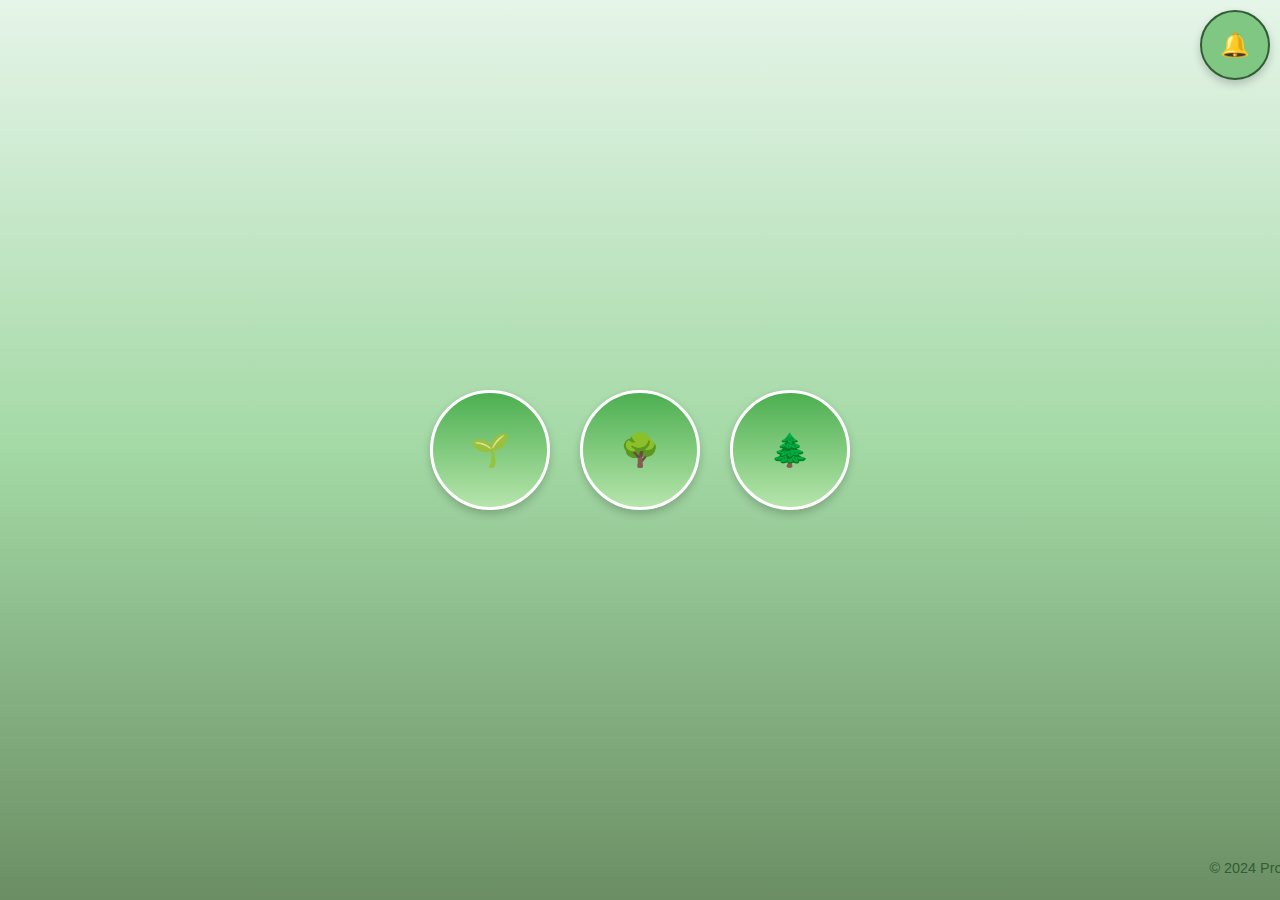
<file: index.html>
<!DOCTYPE html>
<html lang="ko">
<head>
  <meta charset="UTF-8">
  <meta name="viewport" content="width=device-width, initial-scale=1.0">
  <title>Project FLOW</title>
  <style>
    /* 기본 설정 */
    html, body {
      margin: 0;
      padding: 0;
      width: 100%;
      height: 100%;
      overflow: hidden; /* 스크롤 제거 */
      touch-action: manipulation; /* 터치 이벤트 최적화 */
    }

    body {
      background: linear-gradient(to bottom, #E6F5E9, #A3D9A5, #6B8E64);
      font-family: 'Poppins', sans-serif;
      display: flex;
      justify-content: center;
      align-items: center;
      color: #2F5D34;
      position: relative;
    }

    /* 싱잉볼 버튼 */
    .singing-bowl-button {
      position: absolute;
      top: 10px;
      right: 10px;
      background: #81C784;
      border: 2px solid #2F5D34;
      border-radius: 50%;
      width: 70px;
      height: 70px;
      font-size: 1.5rem;
      cursor: pointer;
      display: flex;
      align-items: center;
      justify-content: center;
      color: white;
      box-shadow: 0 4px 8px rgba(0, 0, 0, 0.2);
      transition: transform 0.2s ease;
      user-select: none;
    }

    .singing-bowl-button:hover,
    .singing-bowl-button:active {
      transform: scale(1.1);
    }

    /* 타이머 선택 버튼 */
    .timer-selection {
      position: absolute;
      top: 50%;
      left: 50%;
      transform: translate(-50%, -50%);
      display: flex;
      gap: 30px;
      justify-content: center;
      align-items: center;
    }

    .timer-option {
      background: linear-gradient(to top, #B6E5AC, #4CAF50);
      border: 3px solid white;
      border-radius: 50%;
      width: 120px;
      height: 120px;
      font-size: 2rem;
      display: flex;
      justify-content: center;
      align-items: center;
      cursor: pointer;
      box-shadow: 0 4px 8px rgba(0, 0, 0, 0.2);
      transition: transform 0.2s ease, box-shadow 0.2s ease;
      user-select: none;
    }

    .timer-option:hover,
    .timer-option:active {
      transform: scale(1.1);
      box-shadow: 0 6px 12px rgba(0, 0, 0, 0.3);
    }

    /* SVG 타이머 */
    #svg-timer {
      display: none;
      position: absolute;
      top: 50%;
      left: 50%;
      transform: translate(-50%, -50%);
    }

    .progress-ring {
      width: 250px; /* 기본 크기 */
      height: 250px;
    }

    .progress-ring__circle {
      fill: none;
      stroke: #6B8E64;
      stroke-width: 10;
      stroke-dasharray: 880;
      stroke-dashoffset: 880;
      transition: stroke-dashoffset 1s linear;
    }

    .timer-text {
      position: absolute;
      top: 50%;
      left: 50%;
      transform: translate(-50%, -50%);
      font-size: 2rem;
      font-weight: bold;
      color: #2F5D34;
      user-select: none;
    }

    /* 푸터 */
    footer {
      position: absolute;
      bottom: 10px;
      text-align: center;
      width: 100%;
      font-size: 0.9rem;
      user-select: none;
    }

    /* 반응형 디자인 */
    @media (max-width: 768px) {
      /* 싱잉볼 버튼 크기 조정 */
      .singing-bowl-button {
        width: 60px;
        height: 60px;
        font-size: 1.2rem;
      }

      /* 타이머 버튼 크기 조정 */
      .timer-option {
        width: 100px;
        height: 100px;
        font-size: 1.5rem;
      }

      .progress-ring {
        width: 200px; /* SVG 타이머 크기 조정 */
        height: 200px;
      }

      .timer-text {
        font-size: 1.8rem;
      }
    }

    @media (max-width: 480px) {
      /* 추가 모바일 최적화 */
      .singing-bowl-button {
        width: 50px;
        height: 50px;
        font-size: 1rem;
      }

      .timer-option {
        width: 80px;
        height: 80px;
        font-size: 1.2rem;
        gap: 20px;
      }

      .progress-ring {
        width: 150px;
        height: 150px;
      }

      .timer-text {
        font-size: 1.5rem;
      }

      footer {
        font-size: 0.8rem;
      }
    }
  </style>
</head>
<body>
  <div id="app">
    <!-- 싱잉볼 버튼 -->
    <button id="singing-bowl-mode" class="singing-bowl-button" title="싱잉볼" aria-label="싱잉볼 모드">🔔</button>

    <!-- 타이머 선택 버튼 -->
    <div class="timer-selection">
      <button class="timer-option" data-increment="300" aria-label="5분 타이머">🌱</button>
      <button class="timer-option" data-increment="900" aria-label="15분 타이머">🌳</button>
      <button class="timer-option" data-increment="1800" aria-label="30분 타이머">🌲</button>
    </div>

    <!-- SVG 타이머 -->
    <div id="svg-timer">
      <svg class="progress-ring">
        <circle class="progress-ring__background" r="120" cx="125" cy="125" fill="transparent" stroke="#E6F5E9" stroke-width="10"></circle>
        <circle class="progress-ring__circle" r="120" cx="125" cy="125" fill="transparent"></circle>
      </svg>
      <div class="timer-text">00:00</div>
    </div>

    <!-- 푸터 -->
    <footer>
      <p>© 2024 Project FLOW</p>
    </footer>
  </div>

  <!-- 오디오 파일 -->
  <audio id="background-music" loop>
    <source src="./sounds/meditation.mp3" type="audio/mpeg">
    <!-- 추가적인 소스 포맷을 지원하기 위해 다른 포맷 추가 가능 -->
    <!-- <source src="./sounds/meditation.ogg" type="audio/ogg"> -->
  </audio>
  <audio id="singing-bowl-sound">
    <source src="./sounds/singing-bowl.mp3" type="audio/mpeg">
    <!-- <source src="./sounds/singing-bowl.ogg" type="audio/ogg"> -->
  </audio>

  <script>
    // 오디오 요소 가져오기
    const backgroundMusic = document.getElementById('background-music');
    const singingBowlSound = document.getElementById('singing-bowl-sound');
    const progressCircle = document.querySelector('.progress-ring__circle');
    const timerText = document.querySelector('.timer-text');
    const svgTimer = document.getElementById('svg-timer');

    let isRunning = false;
    let intervalId = null;

    // 오디오 재생 함수
    function playAudio(audio) {
      audio.currentTime = 0;
      audio.volume = 1;
      audio.play().catch(err => console.warn('오디오 재생 실패:', err));
    }

    // 오디오 초기화 함수
    function resetAudio(audio) {
      audio.pause();
      audio.currentTime = 0;
      audio.volume = 1; // 볼륨 초기화
    }

    // 오디오 페이드아웃 함수
    function fadeOutAudio(audio, duration = 10000) {
      if (audio.paused) return;
      const fadeInterval = 100; // 밀리초 단위
      const fadeSteps = duration / fadeInterval;
      const volumeStep = audio.volume / fadeSteps;
      let currentStep = 0;

      const fadeTimer = setInterval(() => {
        if (currentStep < fadeSteps) {
          audio.volume = Math.max(audio.volume - volumeStep, 0);
          currentStep++;
        } else {
          clearInterval(fadeTimer);
          resetAudio(audio);
        }
      }, fadeInterval);
    }

    // 타이머 시작 함수
    function startTimer(duration) {
      if (isRunning) return;
      isRunning = true;

      let timeLeft = duration;
      progressCircle.style.strokeDasharray = 880;
      progressCircle.style.strokeDashoffset = 880;
      timerText.textContent = formatTime(timeLeft);
      svgTimer.style.display = 'block';
      document.querySelector('.timer-selection').style.display = 'none';

      backgroundMusic.loop = true;
      playAudio(backgroundMusic);

      intervalId = setInterval(() => {
        if (timeLeft <= 0) {
          clearInterval(intervalId);

          // 배경음악 페이드아웃 실행
          fadeOutAudio(backgroundMusic, 10000);

          // 페이드아웃 종료 후 싱잉볼 재생 및 페이드아웃
          setTimeout(() => {
            playSingingBowl();
            resetTimer();
          }, 10000);
        } else {
          timeLeft--;
          timerText.textContent = formatTime(timeLeft);
          progressCircle.style.strokeDashoffset = 880 * (1 - timeLeft / duration);
        }
      }, 1000);
    }

    // 싱잉볼 재생 함수
    function playSingingBowl() {
      resetAudio(singingBowlSound);
      playAudio(singingBowlSound);
      fadeOutAudio(singingBowlSound, 10000); // 10초 페이드아웃
    }

    // 타이머 초기화 함수
    function resetTimer() {
      isRunning = false;
      clearInterval(intervalId);
      svgTimer.style.display = 'none';
      document.querySelector('.timer-selection').style.display = 'flex';
      progressCircle.style.strokeDashoffset = 880;
    }

    // 시간 포맷 함수
    function formatTime(seconds) {
      const minutes = Math.floor(seconds / 60);
      const remainingSeconds = seconds % 60;
      return `${minutes}:${remainingSeconds.toString().padStart(2, '0')}`;
    }

    // 오디오 컨텍스트 활성화 (모바일 호환성)
    function activateAudioContext() {
      // 일부 모바일 브라우저에서는 오디오 재생 전에 사용자 인터랙션이 필요합니다.
      // 버튼 클릭 시 오디오를 재생하도록 설정되어 있으므로 별도의 AudioContext는 필요 없습니다.
      // 이 함수는 향후 확장성을 위해 남겨둡니다.
    }

    // 버튼 클릭 시 오디오 재생을 보장하기 위해 이벤트 리스너 설정
    document.getElementById('singing-bowl-mode').addEventListener('click', () => {
      playSingingBowl();
    });

    document.querySelectorAll('.timer-option').forEach(button => {
      button.addEventListener('click', () => {
        const duration = parseInt(button.dataset.increment, 10);
        startTimer(duration);
      });
    });

    // 페이지 로드 시 오디오 파일 로드 상태 확인 (디버깅 용도)
    backgroundMusic.addEventListener('canplaythrough', () => {
      console.log('배경 음악 로드 완료');
    }, false);

    singingBowlSound.addEventListener('canplaythrough', () => {
      console.log('싱잉볼 소리 로드 완료');
    }, false);

    // 사용자 인터랙션을 통해 오디오 재생 보장
    document.body.addEventListener('touchstart', activateAudioContext, { once: true });
    document.body.addEventListener('click', activateAudioContext, { once: true });
  </script>
</body>
</html>
</file>
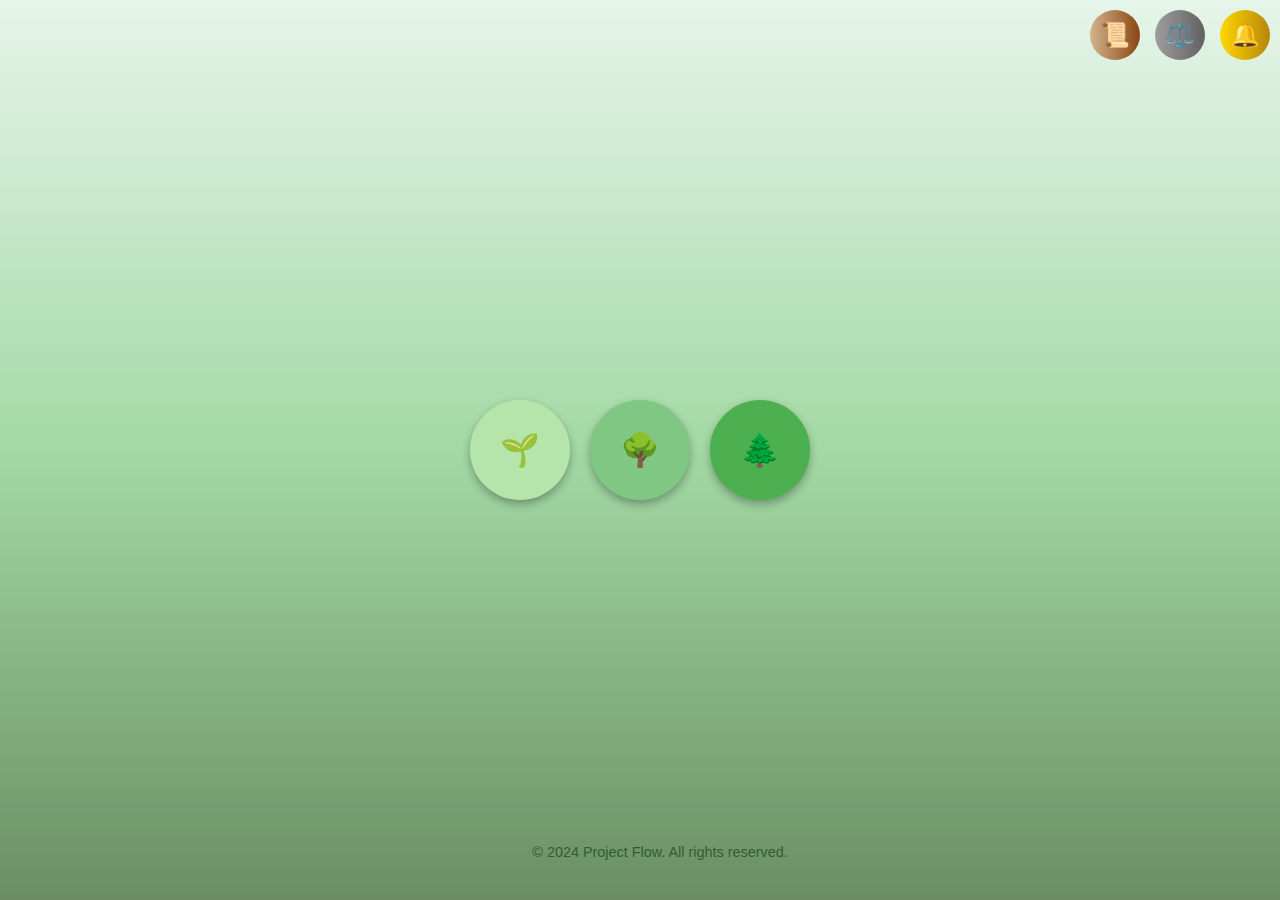
<file: src/index.html>
<!DOCTYPE html>
<html lang="ko">
<head>
  <meta charset="UTF-8">
  <meta name="viewport" content="width=device-width, initial-scale=1.0">
  <link rel="stylesheet" href="styles.css">
  <title>Project FLOW</title>
</head>
<body>
  <div id="app">
    <div class="header-buttons">
      <button id="view-history" class="header-button brown" title="기록 확인">📜</button>
      <button id="copyright-info" class="header-button gray" title="저작권 정보">⚖️</button>
      <button id="singing-bowl-mode" class="header-button gold" title="싱잉볼">🔔</button>
    </div>
    <div class="timer-selection">
      <button class="timer-option timer-5min" data-increment="300">🌱</button>
      <button class="timer-option timer-15min" data-increment="900">🌳</button>
      <button class="timer-option timer-30min" data-increment="1800">🌲</button>
    </div>
    <div id="svg-timer" class="svg-timer hidden">
      <svg class="progress-ring" width="300" height="300">
        <circle class="progress-ring__background" stroke="#E6F5E9" stroke-width="10" fill="transparent" r="140" cx="150" cy="150"></circle>
        <circle class="progress-ring__circle" stroke="#6B8E64" stroke-width="10" fill="transparent" r="140" cx="150" cy="150"></circle>
      </svg>
      <div class="timer-text">
        <p id="time-remaining">00:00</p>
      </div>
    </div>
    <footer class="footer">
      <p>© 2024 Project Flow. All rights reserved.</p>
    </footer>
    <audio id="background-music" loop>
      <source src="./sounds/meditation.mp3" type="audio/mpeg">
    </audio>
    <audio id="singing-bowl-sound">
      <source src="./sounds/singing-bowl.mp3" type="audio/mpeg">
    </audio>
  </div>
  <script src="script.js"></script>
</body>
</html>
</file>
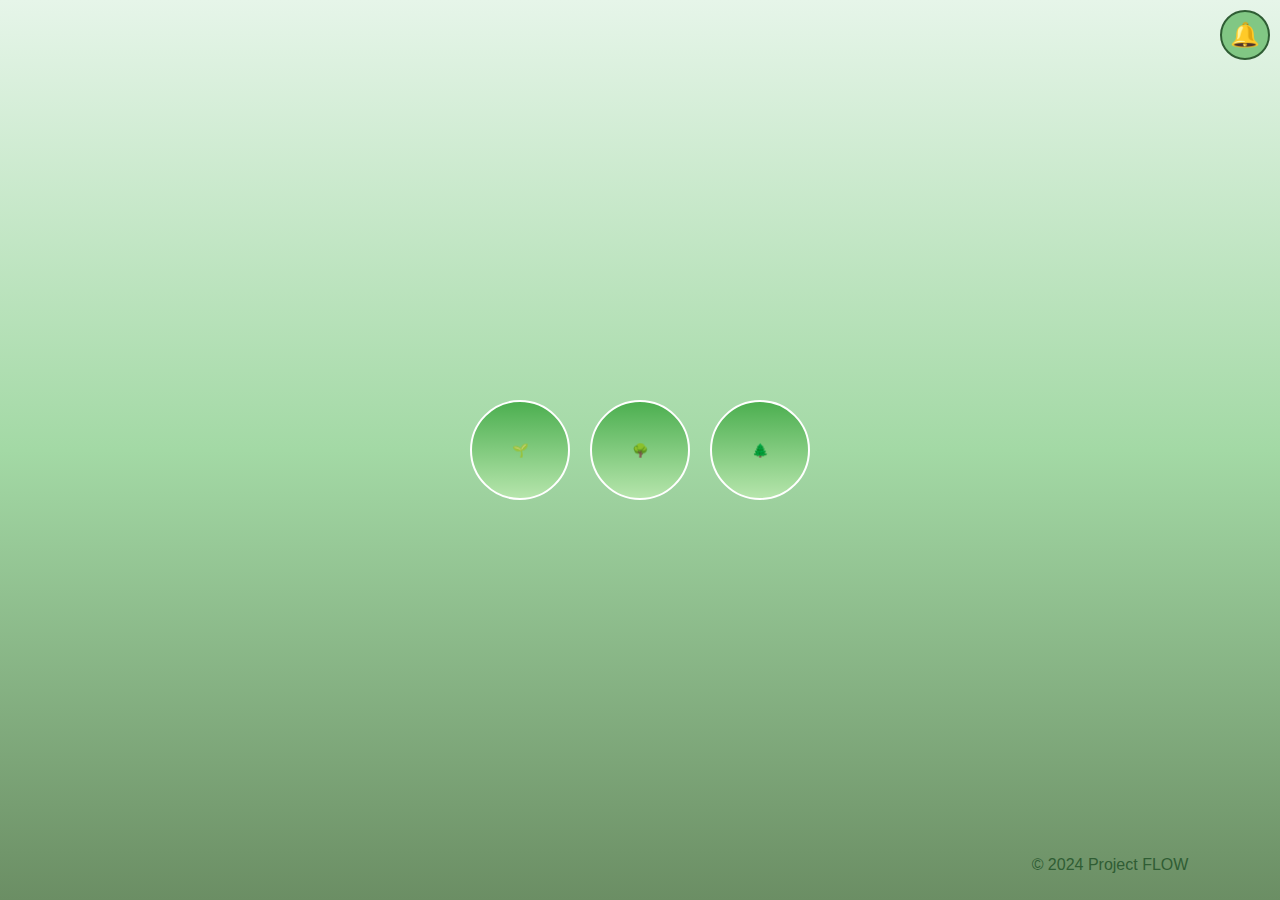
<file: index_old.html>
<!DOCTYPE html>
<html lang="ko">
<head>
  <meta charset="UTF-8">
  <meta name="viewport" content="width=device-width, initial-scale=1.0">
  <title>Project FLOW</title>
  <style>
    /* 기본 스타일 */
    body {
      background: linear-gradient(to bottom, #E6F5E9, #A3D9A5, #6B8E64);
      font-family: 'Poppins', sans-serif;
      margin: 0;
      display: flex;
      justify-content: center;
      align-items: center;
      height: 100vh;
      color: #2F5D34;
    }

    /* 헤더 버튼 */
    .header-buttons {
      position: absolute;
      top: 10px;
      right: 10px;
      display: flex;
      gap: 10px;
    }

    .header-button {
      background: #81C784;
      border: 2px solid #2F5D34;
      border-radius: 50%;
      width: 50px;
      height: 50px;
      font-size: 1.5rem;
      cursor: pointer;
      display: flex;
      align-items: center;
      justify-content: center;
      color: white;
    }

    /* 타이머 버튼 */
    .timer-selection {
      display: flex;
      gap: 20px;
      justify-content: center;
      align-items: center;
    }

    .timer-option {
      background: linear-gradient(to top, #B6E5AC, #4CAF50);
      border: 2px solid white;
      border-radius: 50%;
      width: 100px;
      height: 100px;
      cursor: pointer;
    }

    /* SVG 타이머 */
    #svg-timer {
      display: none;
      position: relative;
    }

    .progress-ring {
      width: 300px;
      height: 300px;
    }

    .progress-ring__circle {
      fill: none;
      stroke: #6B8E64;
      stroke-width: 10;
      stroke-dasharray: 880;
      stroke-dashoffset: 880;
      transition: stroke-dashoffset 1s linear;
    }

    .timer-text {
      position: absolute;
      top: 50%;
      left: 50%;
      transform: translate(-50%, -50%);
      font-size: 2.5rem;
      font-weight: bold;
      color: #2F5D34;
    }

    /* 푸터 */
    footer {
      position: absolute;
      bottom: 10px;
      text-align: center;
      width: 100%;
    }
  </style>
</head>
<body>
  <div id="app">
    <!-- 상단 버튼 -->
    <div class="header-buttons">
      <button id="singing-bowl-mode" class="header-button" title="싱잉볼">🔔</button>
    </div>

    <!-- 타이머 선택 버튼 -->
    <div class="timer-selection">
      <button class="timer-option" data-increment="300">🌱</button>
      <button class="timer-option" data-increment="900">🌳</button>
      <button class="timer-option" data-increment="1800">🌲</button>
    </div>

    <!-- SVG 타이머 -->
    <div id="svg-timer">
      <svg class="progress-ring">
        <circle class="progress-ring__background" r="140" cx="150" cy="150" fill="transparent" stroke="#E6F5E9" stroke-width="10"></circle>
        <circle class="progress-ring__circle" r="140" cx="150" cy="150" fill="transparent"></circle>
      </svg>
      <div class="timer-text">00:00</div>
    </div>

    <!-- 푸터 -->
    <footer>
      <p>© 2024 Project FLOW</p>
    </footer>
  </div>

  <!-- 오디오 파일 -->
  <audio id="background-music" loop>
    <source src="./sounds/meditation.mp3" type="audio/mpeg">
  </audio>
  <audio id="singing-bowl-sound">
    <source src="./sounds/singing-bowl.mp3" type="audio/mpeg">
  </audio>

  <script>
    const FULL_DASH_ARRAY = 880;
    let isRunning = false;
    let intervalId = null;

    const backgroundMusic = document.getElementById('background-music');
    const singingBowlSound = document.getElementById('singing-bowl-sound');
    const progressCircle = document.querySelector('.progress-ring__circle');
    const timerText = document.querySelector('.timer-text');
    const svgTimer = document.getElementById('svg-timer');

    // 오디오 재생
    function playAudio(audio) {
      audio.currentTime = 0;
      audio.volume = 1;
      audio.play().catch(err => console.warn('오디오 재생 실패:', err));
    }

    // 오디오 초기화
    function resetAudio(audio) {
      audio.pause();
      audio.currentTime = 0;
      audio.volume = 1; // 볼륨 초기화
    }

    // 오디오 페이드아웃
    function fadeOutAudio(audio, duration = 10000) {
      if (audio.paused) return;
      const step = audio.volume / (duration / 100);
      const fadeInterval = setInterval(() => {
        if (audio.volume > 0.01) {
          audio.volume -= step;
        } else {
          clearInterval(fadeInterval);
          resetAudio(audio);
        }
      }, 100);
    }

    // 타이머 시작
    function startTimer(duration) {
      if (isRunning) return;
      isRunning = true;

      let timeLeft = duration;
      progressCircle.style.strokeDasharray = FULL_DASH_ARRAY;
      progressCircle.style.strokeDashoffset = FULL_DASH_ARRAY;
      timerText.textContent = formatTime(timeLeft);
      svgTimer.style.display = 'block';
      document.querySelector('.timer-selection').style.display = 'none';

      backgroundMusic.loop = true;
      playAudio(backgroundMusic);

      intervalId = setInterval(() => {
        if (timeLeft <= 0) {
          clearInterval(intervalId);

          // 명상음악 페이드아웃 실행
          fadeOutAudio(backgroundMusic, 10000);

          // 페이드아웃 종료 후 싱잉볼 재생
          setTimeout(() => {
            playSingingBowl();
            resetTimer();
          }, 10000);
        } else {
          timeLeft--;
          timerText.textContent = formatTime(timeLeft);
          progressCircle.style.strokeDashoffset = FULL_DASH_ARRAY * (1 - timeLeft / duration);
        }
      }, 1000);
    }

    // 싱잉볼 재생
    function playSingingBowl() {
      resetAudio(singingBowlSound);
      playAudio(singingBowlSound);
      setTimeout(() => fadeOutAudio(singingBowlSound, 10000), 10000); // 10초 유지 후 10초 페이드아웃
    }

    // 타이머 초기화
    function resetTimer() {
      isRunning = false;
      clearInterval(intervalId);
      svgTimer.style.display = 'none';
      document.querySelector('.timer-selection').style.display = 'flex';
      progressCircle.style.strokeDashoffset = FULL_DASH_ARRAY;
    }

    // 시간 포맷
    function formatTime(seconds) {
      const minutes = Math.floor(seconds / 60);
      const remainingSeconds = seconds % 60;
      return `${minutes}:${remainingSeconds.toString().padStart(2, '0')}`;
    }

    // 타이머 버튼 이벤트
    document.querySelectorAll('.timer-option').forEach(button => {
      button.addEventListener('click', () => {
        const duration = parseInt(button.dataset.increment, 10);
        startTimer(duration);
      });
    });

    // 싱잉볼 버튼 이벤트
    document.getElementById('singing-bowl-mode').addEventListener('click', playSingingBowl);
  </script>
</body>
</html>
</file>
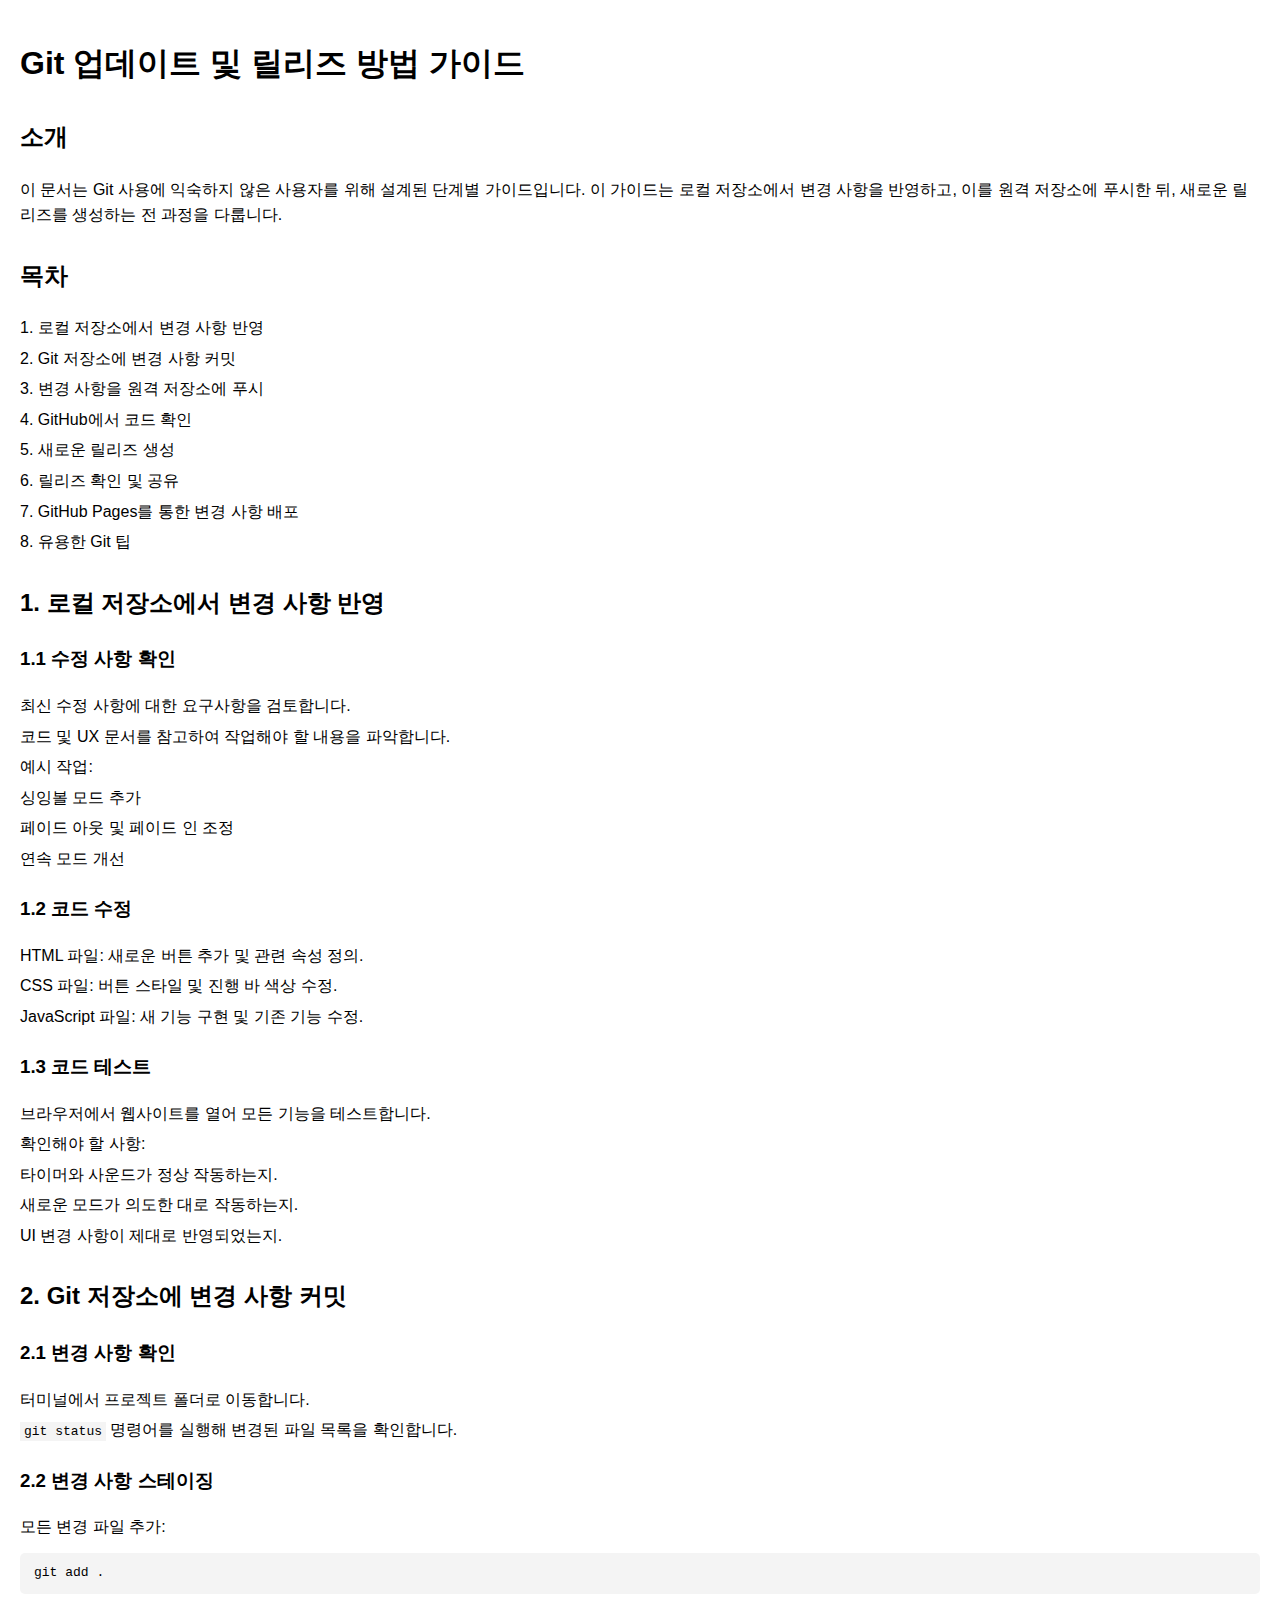
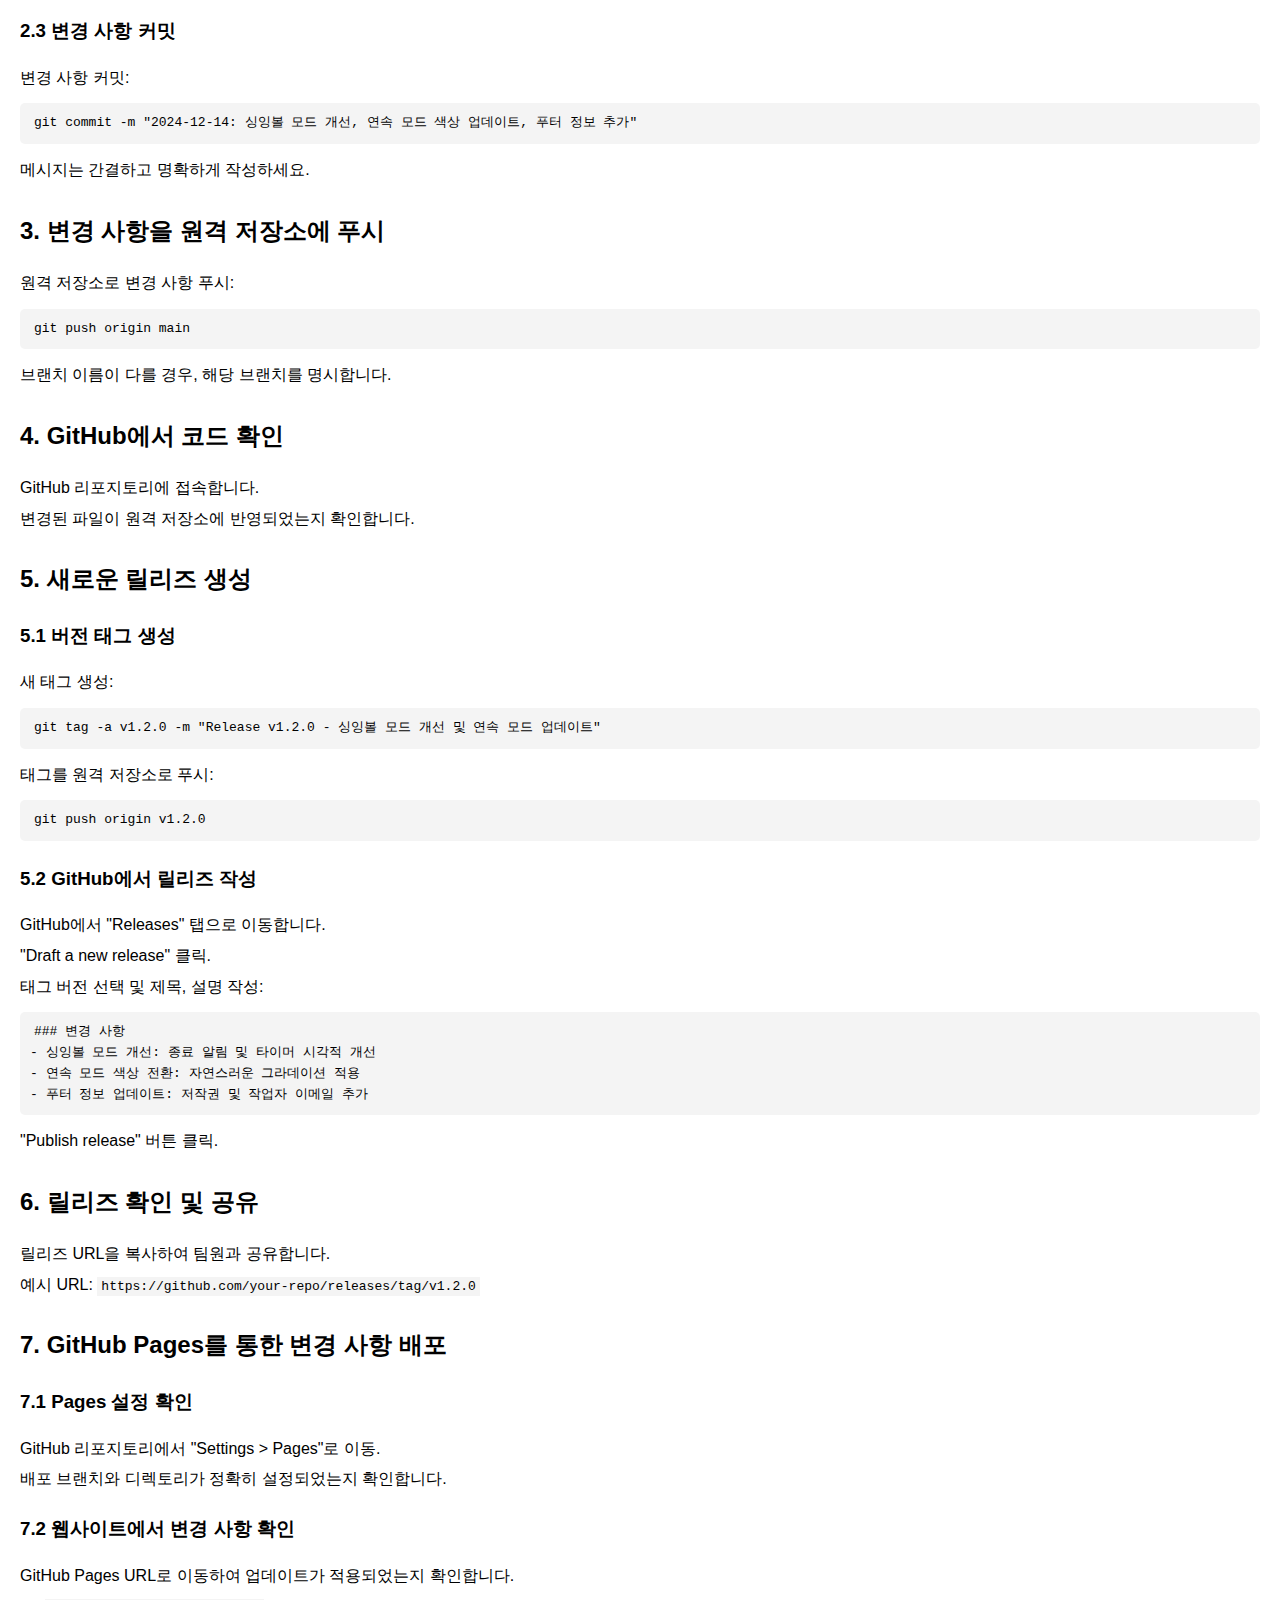
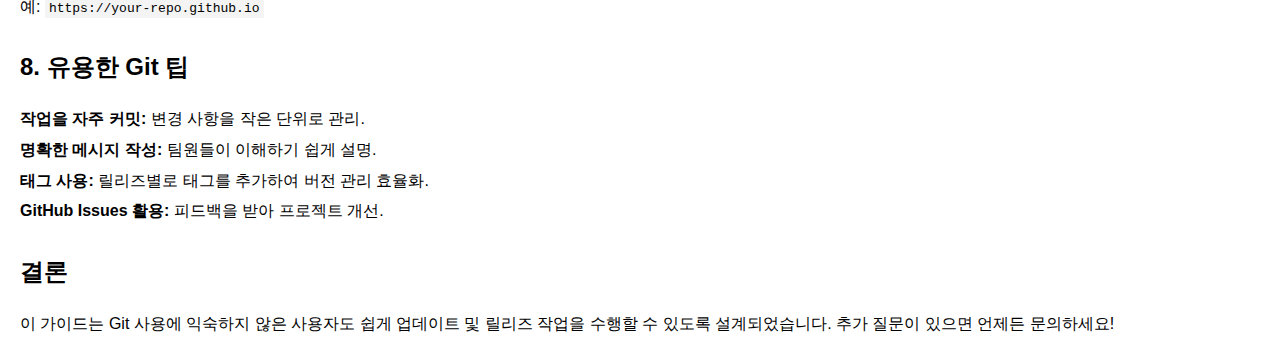
<file: git/git_guide.html>
<!DOCTYPE html>
<html lang="ko">
<head>
  <meta charset="UTF-8">
  <meta name="viewport" content="width=device-width, initial-scale=1.0">
  <title>Git 업데이트 및 릴리즈 방법 가이드</title>
  <style>
    body {
      font-family: Arial, sans-serif;
      line-height: 1.6;
      margin: 20px;
    }
    h1, h2, h3 {
      margin-top: 1.2em;
    }
    ul {
      list-style: none;
      padding-left: 0;
    }
    ul li {
      margin: 5px 0;
    }
    code, pre {
      background: #f4f4f4;
      padding: 2px 4px;
    }
    pre {
      white-space: pre-wrap;
      word-wrap: break-word;
      background: #f4f4f4;
      padding: 10px;
      border-radius: 5px;
    }
  </style>
</head>
<body>
  <h1>Git 업데이트 및 릴리즈 방법 가이드</h1>

  <h2>소개</h2>
  <p>이 문서는 Git 사용에 익숙하지 않은 사용자를 위해 설계된 단계별 가이드입니다. 이 가이드는 로컬 저장소에서 변경 사항을 반영하고, 이를 원격 저장소에 푸시한 뒤, 새로운 릴리즈를 생성하는 전 과정을 다룹니다.</p>

  <h2>목차</h2>
  <ul>
    <li>1. 로컬 저장소에서 변경 사항 반영</li>
    <li>2. Git 저장소에 변경 사항 커밋</li>
    <li>3. 변경 사항을 원격 저장소에 푸시</li>
    <li>4. GitHub에서 코드 확인</li>
    <li>5. 새로운 릴리즈 생성</li>
    <li>6. 릴리즈 확인 및 공유</li>
    <li>7. GitHub Pages를 통한 변경 사항 배포</li>
    <li>8. 유용한 Git 팁</li>
  </ul>

  <h2>1. 로컬 저장소에서 변경 사항 반영</h2>
  <h3>1.1 수정 사항 확인</h3>
  <ul>
    <li>최신 수정 사항에 대한 요구사항을 검토합니다.</li>
    <li>코드 및 UX 문서를 참고하여 작업해야 할 내용을 파악합니다.</li>
    <li>예시 작업:
      <ul>
        <li>싱잉볼 모드 추가</li>
        <li>페이드 아웃 및 페이드 인 조정</li>
        <li>연속 모드 개선</li>
      </ul>
    </li>
  </ul>

  <h3>1.2 코드 수정</h3>
  <ul>
    <li>HTML 파일: 새로운 버튼 추가 및 관련 속성 정의.</li>
    <li>CSS 파일: 버튼 스타일 및 진행 바 색상 수정.</li>
    <li>JavaScript 파일: 새 기능 구현 및 기존 기능 수정.</li>
  </ul>

  <h3>1.3 코드 테스트</h3>
  <ul>
    <li>브라우저에서 웹사이트를 열어 모든 기능을 테스트합니다.</li>
    <li>확인해야 할 사항:
      <ul>
        <li>타이머와 사운드가 정상 작동하는지.</li>
        <li>새로운 모드가 의도한 대로 작동하는지.</li>
        <li>UI 변경 사항이 제대로 반영되었는지.</li>
      </ul>
    </li>
  </ul>

  <h2>2. Git 저장소에 변경 사항 커밋</h2>
  <h3>2.1 변경 사항 확인</h3>
  <ul>
    <li>터미널에서 프로젝트 폴더로 이동합니다.</li>
    <li><code>git status</code> 명령어를 실행해 변경된 파일 목록을 확인합니다.</li>
  </ul>

  <h3>2.2 변경 사항 스테이징</h3>
  <ul>
    <li>모든 변경 파일 추가:
      <pre><code>git add .</code></pre>
    </li>
  </ul>

  <h3>2.3 변경 사항 커밋</h3>
  <ul>
    <li>변경 사항 커밋:
      <pre><code>git commit -m "2024-12-14: 싱잉볼 모드 개선, 연속 모드 색상 업데이트, 푸터 정보 추가"</code></pre>
    </li>
    <li>메시지는 간결하고 명확하게 작성하세요.</li>
  </ul>

  <h2>3. 변경 사항을 원격 저장소에 푸시</h2>
  <ul>
    <li>원격 저장소로 변경 사항 푸시:
      <pre><code>git push origin main</code></pre>
    </li>
    <li>브랜치 이름이 다를 경우, 해당 브랜치를 명시합니다.</li>
  </ul>

  <h2>4. GitHub에서 코드 확인</h2>
  <ul>
    <li>GitHub 리포지토리에 접속합니다.</li>
    <li>변경된 파일이 원격 저장소에 반영되었는지 확인합니다.</li>
  </ul>

  <h2>5. 새로운 릴리즈 생성</h2>
  <h3>5.1 버전 태그 생성</h3>
  <ul>
    <li>새 태그 생성:
      <pre><code>git tag -a v1.2.0 -m "Release v1.2.0 - 싱잉볼 모드 개선 및 연속 모드 업데이트"</code></pre>
    </li>
    <li>태그를 원격 저장소로 푸시:
      <pre><code>git push origin v1.2.0</code></pre>
    </li>
  </ul>

  <h3>5.2 GitHub에서 릴리즈 작성</h3>
  <ul>
    <li>GitHub에서 "Releases" 탭으로 이동합니다.</li>
    <li>"Draft a new release" 클릭.</li>
    <li>태그 버전 선택 및 제목, 설명 작성:
      <pre><code>### 변경 사항
- 싱잉볼 모드 개선: 종료 알림 및 타이머 시각적 개선
- 연속 모드 색상 전환: 자연스러운 그라데이션 적용
- 푸터 정보 업데이트: 저작권 및 작업자 이메일 추가</code></pre>
    </li>
    <li>"Publish release" 버튼 클릭.</li>
  </ul>

  <h2>6. 릴리즈 확인 및 공유</h2>
  <ul>
    <li>릴리즈 URL을 복사하여 팀원과 공유합니다.</li>
    <li>예시 URL: <code>https://github.com/your-repo/releases/tag/v1.2.0</code></li>
  </ul>

  <h2>7. GitHub Pages를 통한 변경 사항 배포</h2>
  <h3>7.1 Pages 설정 확인</h3>
  <ul>
    <li>GitHub 리포지토리에서 "Settings > Pages"로 이동.</li>
    <li>배포 브랜치와 디렉토리가 정확히 설정되었는지 확인합니다.</li>
  </ul>

  <h3>7.2 웹사이트에서 변경 사항 확인</h3>
  <ul>
    <li>GitHub Pages URL로 이동하여 업데이트가 적용되었는지 확인합니다.</li>
    <li>예: <code>https://your-repo.github.io</code></li>
  </ul>

  <h2>8. 유용한 Git 팁</h2>
  <ul>
    <li><strong>작업을 자주 커밋:</strong> 변경 사항을 작은 단위로 관리.</li>
    <li><strong>명확한 메시지 작성:</strong> 팀원들이 이해하기 쉽게 설명.</li>
    <li><strong>태그 사용:</strong> 릴리즈별로 태그를 추가하여 버전 관리 효율화.</li>
    <li><strong>GitHub Issues 활용:</strong> 피드백을 받아 프로젝트 개선.</li>
  </ul>

  <h2>결론</h2>
  <p>이 가이드는 Git 사용에 익숙하지 않은 사용자도 쉽게 업데이트 및 릴리즈 작업을 수행할 수 있도록 설계되었습니다. 추가 질문이 있으면 언제든 문의하세요!</p>
</body>
</html>
</file>
<file: src/styles.css>
/* CSS for Project FLOW */

/* 전역 스타일 */
body {
  background: linear-gradient(to bottom, #E6F5E9, #A3D9A5, #6B8E64);
  font-family: 'Poppins', sans-serif;
  color: #2F5D34;
  margin: 0;
  display: flex;
  justify-content: center;
  align-items: center;
  height: 100vh;
  overflow: hidden;
}

/* 앱 컨테이너 */
#app {
  display: flex;
  flex-direction: column;
  justify-content: center;
  align-items: center;
  width: 100%;
  height: calc(100vh - 60px); /* 푸터 높이 제외 */
}

/* 헤더 버튼 */
.header-buttons {
  display: flex;
  gap: 15px;
  position: absolute;
  top: 10px;
  right: 10px;
}

.header-button {
  width: 50px;
  height: 50px;
  border-radius: 50%;
  border: none;
  font-size: 1.5rem;
  cursor: pointer;
  display: flex;
  align-items: center;
  justify-content: center;
  color: white;
  transition: transform 0.2s ease, background-color 0.3s ease;
}

.header-button.brown {
  background: linear-gradient(to right, #D2B48C, #8B4513);
}

.header-button.gold {
  background: linear-gradient(to right, #FFD700, #B8860B);
}

.header-button.gray {
  background: linear-gradient(to right, #9E9E9E, #616161);
}

.header-button:hover {
  transform: scale(1.1);
}

/* 타이머 선택 버튼 */
.timer-selection {
  display: flex;
  flex-direction: row;
  align-items: center;
  justify-content: center;
  gap: 20px;
}

.timer-option {
  width: 100px;
  height: 100px;
  border-radius: 50%;
  font-size: 2rem;
  font-weight: bold;
  color: white;
  border: none;
  background: #B6E5AC; /* 옅은 녹색 */
  box-shadow: 0 4px 8px rgba(0, 0, 0, 0.3);
  transition: transform 0.3s ease, background-color 0.5s ease;
  cursor: pointer;
}

.timer-option:hover {
  transform: scale(1.1);
}

.timer-option.timer-15min {
  background: #81C784; /* 중간 녹색 */
}

.timer-option.timer-30min {
  background: #4CAF50; /* 짙은 녹색 */
}

/* SVG 타이머 */
.svg-timer {
  position: relative;
  display: flex;
  flex-direction: column;
  align-items: center;
  justify-content: center;
}

.hidden {
  display: none; /* 숨김 처리 */
}

.progress-ring__circle {
  stroke-dasharray: 880;
  stroke-dashoffset: 880;
  transition: stroke-dashoffset 1s linear;
  transform: rotate(-90deg);
  transform-origin: 50% 50%;
}

.timer-text {
  position: absolute;
  top: 50%;
  left: 50%;
  transform: translate(-50%, -50%);
  font-size: 2rem;
  color: #2F5D34;
  font-weight: bold;
}

/* 팝업 스타일 */
.popup {
  position: fixed;
  top: 50%;
  left: 50%;
  transform: translate(-50%, -50%);
  background: white;
  border-radius: 10px;
  box-shadow: 0 4px 8px rgba(0, 0, 0, 0.2);
  padding: 20px;
  z-index: 1000;
  width: 80%;
  max-width: 400px;
}

.popup h3 {
  margin-top: 0;
  font-size: 1.5rem;
  color: #2F5D34;
}

.popup ul {
  list-style: none;
  padding: 0;
  margin: 10px 0;
  max-height: 200px;
  overflow-y: auto;
}

.popup ul li {
  padding: 10px;
  border-bottom: 1px solid #ddd;
  font-size: 1rem;
}

.popup button {
  display: block;
  margin: 20px auto 0;
  padding: 10px 20px;
  background: #4CAF50;
  color: white;
  border: none;
  border-radius: 5px;
  font-size: 1rem;
  cursor: pointer;
  transition: background 0.3s;
}

.popup button:hover {
  background: #388E3C;
}

/* 푸터 */
.footer {
  position: absolute;
  bottom: 0;
  left: 0;
  width: 100%;
  height: 60px;
  background: inherit; /* 바디와 동일한 배경 */
  color: #2F5D34;
  font-size: 0.9rem;
  text-align: center;
  padding: 10px 20px;
}
</file>
